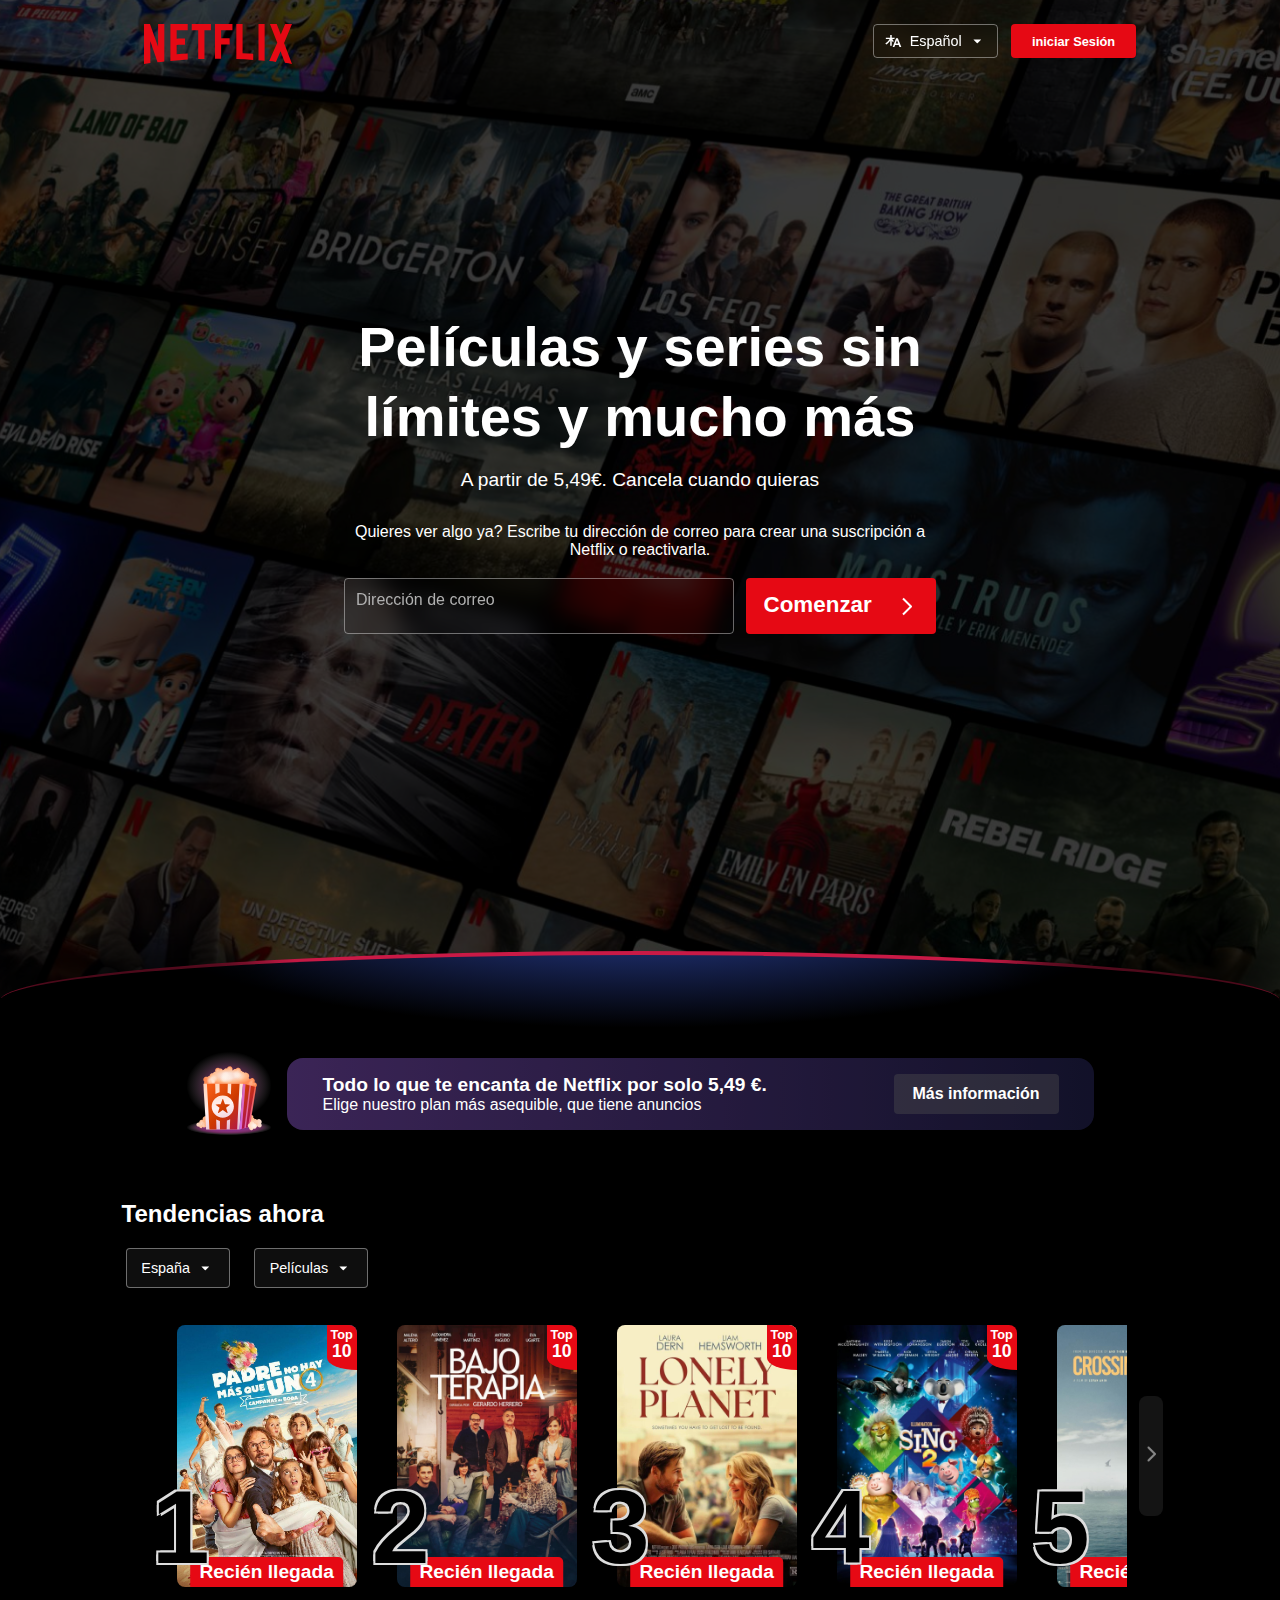
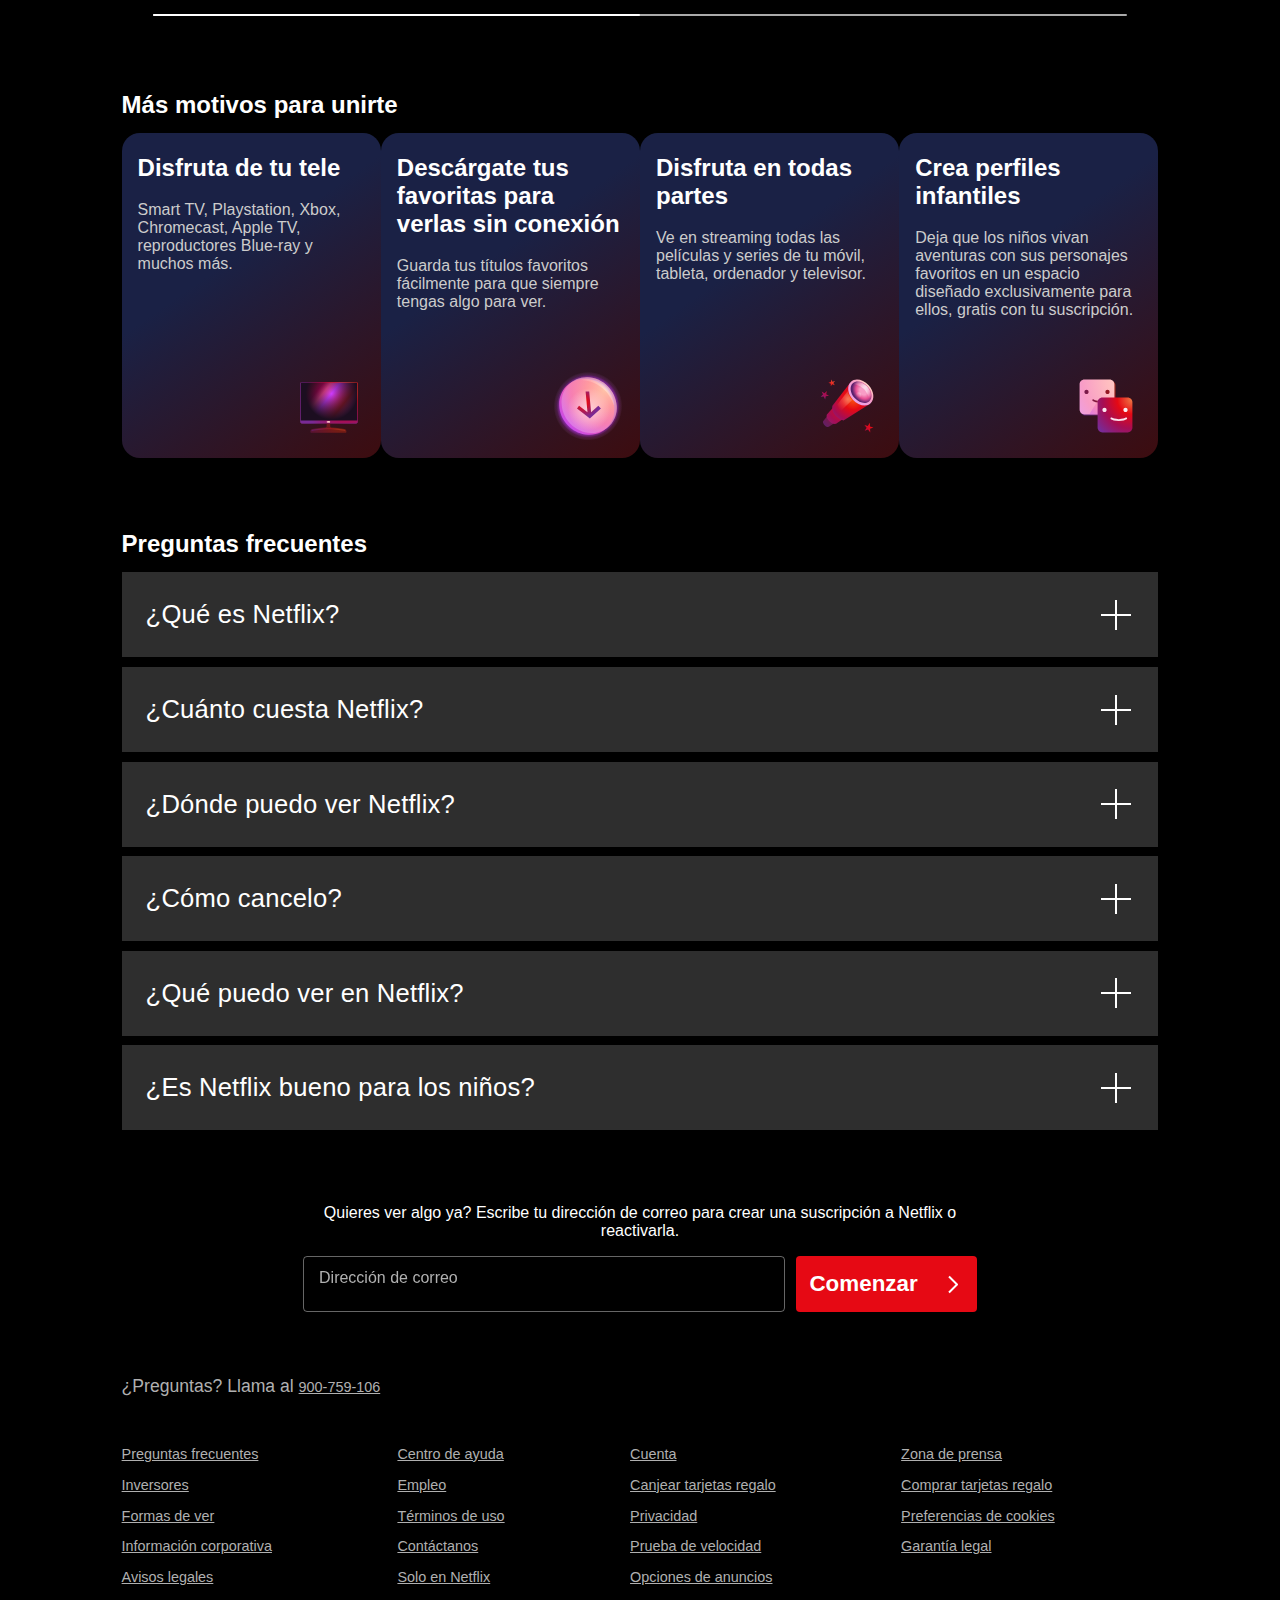
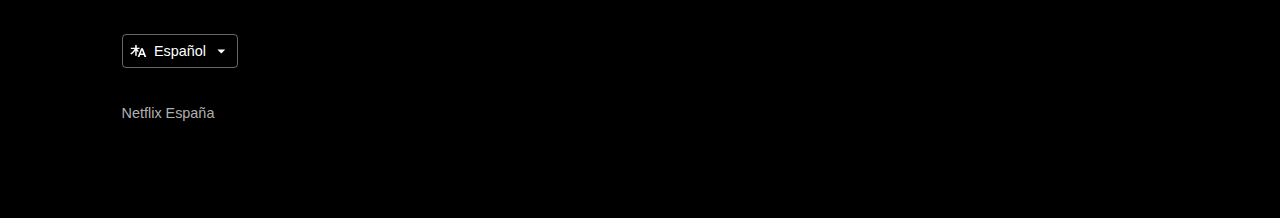
<file: index.html>
<!DOCTYPE html>
<html lang="en">
  <head>
    <meta charset="UTF-8" />
    <meta name="viewport" content="width=device-width, initial-scale=1.0" />
    <title>Netflix España</title>
    <link rel="stylesheet" href="css/style.css" />
    <script defer src="js/script.js"></script>
  </head>
  <body>
    <!--------------- CABECERA ---------------->
    <header>
      <!-- Bloque menú superior -->
      <div class="content-logo">
        <img src="img/Logo-Netflix.svg" alt="logo" />
      </div>
      <div class="content-botones">
        <button id="language-btn1">
          <img src="img/icon-traductor.svg" alt="icono" />
          Español
          <img src="img/icon-arrow-down.svg" alt="flecha" />
        </button>
        <ul id="dropdown1" class="dropdown">
          <li class="selected" id="spanish-option1"><a href="">Español</a></li>
          <li id="english-option1"><a href="">English</a></li>
        </ul>
        <button>iniciar Sesión</button>
      </div>

      <!-- Bloque Central -->
      <div class="content-h1">
        <h1>Películas y series sin límites y mucho más</h1>
        <p>A partir de 5,49€. Cancela cuando quieras</p>
        <p>
          Quieres ver algo ya? Escribe tu dirección de correo para crear una
          suscripción a Netflix o reactivarla.
        </p>
        <form action="" id="form-top">
          <input type="email" id="email" name="email" placeholder="" required />
          <label for="email">Dirección de correo</label>
          <button type="submit">
            Comenzar
            <img src="img/icon-arrow-right.svg" alt="flecha" />
          </button>
        </form>
      </div>
    </header>

    <!------------- SECCIÓN RECOMENDACIONES ------------------->
    <section class="recomendaciones">
      <div class="decorator-ellipse"></div>
      <!-- BLoque más info -->
      <div class="content-banner-info">
        <div class="content-info">
          <div class="imgInfo"></div>
          <div class="content-mensaje">
            <div class="content-text">
              <h2 class="h2-info">
                Todo lo que te encanta de Netflix por solo 5,49 €.
              </h2>
              <p class="p-info">
                Elige nuestro plan más asequible, que tiene anuncios
              </p>
            </div>
            <button class="button-info">Más información</button>
          </div>
        </div>
      </div>

      <!-- Bloque tendencias -->
      <div class="content-tendencias">
        <h2 class="h2-tendencias">Tendencias ahora</h2>
        <div class="content-botones">
          <button class="button-region" id="button-region">
            España
            <img src="img/icon-arrow-down.svg" alt="flecha" />
          </button>
          <ul id="dropdown-left" class="dropdown">
            <li class="selected" id="spain-option"><a href="">España</a></li>
            <li id="global-option"><a href="">Global</a></li>
          </ul>
          <button class="button-seleccion" id="button-seleccion">
            Películas
            <img src="img/icon-arrow-down.svg" alt="flecha" />
          </button>
          <ul id="dropdown-right" class="dropdown">
            <li class="selected" id="pelis-option">
              <a href="">Películas</a>
            </li>
            <li id="series-option"><a href="">Series</a></li>
          </ul>
        </div>
        <!-- Carrusel -->
        <div class="carrusel">
          <div class="slider-wrapper">
            <button class="slide-button move-left" id="move-left">
              <img src="img/icon-lower-than.svg" alt="mover izquierda" />
            </button>

            <div class="content-cards-pelis">
              <!-- Cards -->
              <div class="card-peli peli-1">
                <div class="content-top10">
                  <span class="top">Top</span>
                  <span class="diez">10</span>
                </div>
                <p class="numPeli">1</p>
                <p class="text-bottom-card">Recién llegada</p>
              </div>

              <div class="card-peli peli-2">
                <div class="content-top10">
                  <span class="top">Top</span>
                  <span class="diez">10</span>
                </div>
                <p class="numPeli">2</p>
                <p class="text-bottom-card">Recién llegada</p>
              </div>

              <div class="card-peli peli-3">
                <div class="content-top10">
                  <span class="top">Top</span>
                  <span class="diez">10</span>
                </div>
                <p class="numPeli">3</p>
                <p class="text-bottom-card">Recién llegada</p>
              </div>

              <div class="card-peli peli-4">
                <div class="content-top10">
                  <span class="top">Top</span>
                  <span class="diez">10</span>
                </div>
                <p class="numPeli">4</p>
                <p class="text-bottom-card">Recién llegada</p>
              </div>

              <div class="card-peli peli-5">
                <div class="content-top10">
                  <span class="top">Top</span>
                  <span class="diez">10</span>
                </div>
                <p class="numPeli">5</p>
                <p class="text-bottom-card">Recién llegada</p>
              </div>

              <div class="card-peli peli-6">
                <div class="content-top10">
                  <span class="top">Top</span>
                  <span class="diez">10</span>
                </div>
                <p class="numPeli">6</p>
                <p class="text-bottom-card">Recién llegada</p>
              </div>

              <div class="card-peli peli-7">
                <div class="content-top10">
                  <span class="top">Top</span>
                  <span class="diez">10</span>
                </div>
                <p class="numPeli">7</p>
                <p class="text-bottom-card">Recién llegada</p>
              </div>

              <div class="card-peli peli-8">
                <div class="content-top10">
                  <span class="top">Top</span>
                  <span class="diez">10</span>
                </div>
                <p class="numPeli">8</p>
                <p class="text-bottom-card">Recién llegada</p>
              </div>

              <div class="card-peli peli-9">
                <div class="content-top10">
                  <span class="top">Top </span>
                  <span class="diez">10</span>
                </div>
                <p class="numPeli">9</p>
                <p class="text-bottom-card">Recién llegada</p>
              </div>

              <div class="card-peli peli-10">
                <div class="content-top10">
                  <span class="top">Top</span>
                  <span class="diez">10</span>
                </div>
                <p class="numPeli">10</p>
                <p class="text-bottom-card">Recién llegada</p>
              </div>
            </div>

            <button class="slide-button move-right" id="move-right">
              <img src="img/icon-greater-than.svg" alt="mover derecha" />
            </button>
          </div>

          <div class="slider-scrollbar">
            <div class="scrollbar-track">
              <div class="scrollbar-thumb"></div>
            </div>
          </div>
        </div>
      </div>

      <!-- BLoque motivos -->
      <div class="content-motivos">
        <h2>Más motivos para unirte</h2>
        <div class="content-cards-motivos">
          <div class="card-motivo">
            <h3 class="h3 motivo">Disfruta de tu tele</h3>
            <p class="p-motivo">
              Smart TV, Playstation, Xbox, Chromecast, Apple TV, reproductores
              Blue-ray y muchos más.
            </p>
            <img class="icon-motivo" src="img/icon-tv.svg" alt="icono" />
          </div>
          <div class="card-motivo">
            <h3 class="h3 motivo">
              Descárgate tus favoritas para verlas sin conexión
            </h3>
            <p class="p-motivo">
              Guarda tus títulos favoritos fácilmente para que siempre tengas
              algo para ver.
            </p>
            <img
              class="icon-motivo"
              src="img/icon-arrow-circle.svg"
              alt="icono"
            />
          </div>
          <div class="card-motivo">
            <h3 class="h3 motivo">Disfruta en todas partes</h3>
            <p class="p-motivo">
              Ve en streaming todas las películas y series de tu móvil, tableta,
              ordenador y televisor.
            </p>
            <img class="icon-motivo" src="img/icon-party.svg" alt="icono" />
          </div>
          <div class="card-motivo">
            <h3 class="h3 motivo">Crea perfiles infantiles</h3>
            <p class="p-motivo">
              Deja que los niños vivan aventuras con sus personajes favoritos en
              un espacio diseñado exclusivamente para ellos, gratis con tu
              suscripción.
            </p>
            <img class="icon-motivo" src="img/icon-happy.svg" alt="icono" />
          </div>
        </div>
      </div>
    </section>
    <section class="questions">
      <h2 class="preguntas-frecuentes">Preguntas frecuentes</h2>
      <div class="content-conmutador">
        <div class="question">
          <h3 class="question1">¿Qué es Netflix?</h3>
          <img src="img/icon-plus.svg" alt="icono plus" />
        </div>
        <div class="answer">
          <p class="text-answer">
            Netflix es un servicio de streaming que ofrece una amplia variedad
            de series, películas, títulos de anime, documentales y otros
            contenidos premiados en miles de dispositivos conectados a
            internet.<br /><br />Puedes ver todo lo que quieras, cuando quieras,
            por una tarifa mensual reducida. ¡Siempre hay algo nuevo que
            descubrir, y cada semana se añaden nuevas series y películas!
          </p>
        </div>
        <div class="question">
          <h3 class="question2">¿Cuánto cuesta Netflix?</h3>
          <img src="img/icon-plus.svg" alt="icono plus" />
        </div>
        <div class="answer">
          <p class="text-answer">
            Disfruta de Netflix en tu smartphone, tableta, Smart TV, ordenador o
            dispositivo de streaming, todo por una tarifa mensual fija. Planes
            desde 5,49 € a 17,99 € al mes. Sin cargos adicionales ni contratos.
          </p>
        </div>
        <div class="question">
          <h3 class="question3">¿Dónde puedo ver Netflix?</h3>
          <img src="img/icon-plus.svg" alt="icono plus" />
        </div>
        <div class="answer">
          <p class="text-answer">
            Disfruta donde quieras y cuando quieras. Inicia sesión con tu cuenta
            de Netflix para disfrutar al instante de todo el contenido de
            Netflix.com desde tu ordenador personal o en cualquier dispositivo
            conectado a internet que ofrezca la aplicación de Netflix, entre
            ellos, smart TV, smartphones, tabletas, reproductores multimedia de
            streaming y consolas de juegos.<br /><br />También puedes descargar
            tus series favoritas con la aplicación de iOS o Android. Usa las
            descargas para ver títulos dondequiera que vayas y cuando no
            dispongas de conexión a internet. Netflix siempre te acompaña.
          </p>
        </div>
        <div class="question">
          <h3 class="question4">¿Cómo cancelo?</h3>
          <img src="img/icon-plus.svg" alt="icono plus" />
        </div>
        <div class="answer">
          <p class="text-answer">
            Netflix es flexible. Sin contratos liosos ni compromisos. Puedes
            cancelar fácilmente tu cuenta en línea con tan solo dos clics. Sin
            cargos por cancelación: activa o cancela tu cuenta en cualquier
            momento.
          </p>
        </div>
        <div class="question">
          <h3 class="question5">¿Qué puedo ver en Netflix?</h3>
          <img src="img/icon-plus.svg" alt="icono plus" />
        </div>
        <div class="answer">
          <p class="text-answer">
            Netflix dispone de una amplia biblioteca de originales de Netflix
            galardonados, títulos de anime, series de TV, documentales,
            largometrajes y otros contenidos. Ve todo el contenido que quieras,
            cuando quieras.
          </p>
        </div>
        <div class="question">
          <h3 class="question6">¿Es Netflix bueno para los niños?</h3>
          <img src="img/icon-plus.svg" alt="icono plus" />
        </div>
        <div class="answer">
          <p class="text-answer">
            La experiencia infantil de Netflix se incluye en la suscripción para
            que los padres tengan el control mientras los niños disfrutan de
            series y películas familiares en su propio espacio.<br /><br />Los
            perfiles infantiles incluyen controles parentales protegidos por PIN
            que te permiten restringir la calificación por edades del contenido
            que pueden ver los niños y bloquear determinados títulos que no
            quieras que vean.
          </p>
        </div>
      </div>
      <div class="form-group">
        <p>
          Quieres ver algo ya? Escribe tu dirección de correo para crear una
          suscripción a Netflix o reactivarla.
        </p>
        <form action="" id="form-bottom">
          <input type="email" id="email" name="email" placeholder="" required />
          <label for="email">Dirección de correo</label>
          <button type="submit">
            Comenzar
            <img src="img/icon-arrow-right.svg" alt="flecha" />
          </button>
        </form>
      </div>
    </section>

    <!------------------FOOTER ------------------->
    <footer>
      <h2 class="telefono">¿Preguntas? Llama al <span>900-759-106</span></h2>
      <div class="content-menus-footer">
        <div class="menu-footer">
          <ul class="menu1">
            <li><a href="" class="item">Preguntas frecuentes</a></li>
            <li><a href="" class="item">Inversores</a></li>
            <li><a href="" class="item">Formas de ver</a></li>
            <li><a href="" class="item">Información corporativa</a></li>
            <li><a href="" class="item">Avisos legales</a></li>
          </ul>
        </div>
        <div class="menu-footer">
          <ul class="menu1">
            <li><a href="" class="item">Centro de ayuda</a></li>
            <li><a href="" class="item">Empleo</a></li>
            <li><a href="" class="item">Términos de uso</a></li>
            <li><a href="" class="item">Contáctanos</a></li>
            <li><a href="" class="item">Solo en Netflix</a></li>
          </ul>
        </div>
        <div class="menu-footer">
          <ul class="menu1">
            <li><a href="" class="item">Cuenta</a></li>
            <li><a href="" class="item">Canjear tarjetas regalo</a></li>
            <li><a href="" class="item">Privacidad</a></li>
            <li><a href="" class="item">Prueba de velocidad</a></li>
            <li><a href="" class="item">Opciones de anuncios</a></li>
          </ul>
        </div>
        <div class="menu-footer">
          <ul class="menu1">
            <li><a href="" class="item">Zona de prensa</a></li>
            <li><a href="" class="item">Comprar tarjetas regalo</a></li>
            <li><a href="" class="item">Preferencias de cookies</a></li>
            <li><a href="" class="item">Garantía legal</a></li>
          </ul>
        </div>
      </div>
      <button id="language-btn2">
        <img src="img/icon-traductor.svg" alt="icono" />
        Español
        <img src="img/icon-arrow-down.svg" alt="flecha" />
      </button>
      <ul id="dropdown2" class="dropdown">
        <li class="selected" id="spanish-option2"><a href="">Español</a></li>
        <li id="english-option2"><a href="">English</a></li>
      </ul>
      <span>Netflix España</span>
    </footer>
  </body>
</html>
</file>
<file: css/style.css>
* {
  margin: 0;
  padding: 0;
  box-sizing: border-box;
}

body {
  min-height: 100vh;
  max-width: 100%;
  background-color: #000;
  font-family: "Segoe UI", Tahoma, Geneva, Verdana, sans-serif;
  overflow-x: hidden;
}

/* ------------------ HEADER ----------------- */

header {
  position: relative;
  height: 111vh;
  padding: 1.5em 9em 0;
  background: url("../img/img-cabecera.jpg") no-repeat center center;
  background-size: cover;
  z-index: 1;
}

header::before {
  /* Oscurecer la cabecera sin afectar al resto de elementos */
  content: "";
  position: absolute;
  inset: 0;
  background-color: rgba(0, 0, 0, 0.7);
}

/* Bloque menú superior */
header .content-logo {
  position: relative;
  float: left;
  z-index: 1;
}

header .content-logo img {
  z-index: 1;
}

header .content-botones {
  position: relative;
  display: flex;
  float: right;
  z-index: 1;
}

header .content-botones button {
  -webkit-appearance: none;
  appearance: none;
  height: 34px;
  width: 125px;
  padding: 0 0.5em;
  display: flex;
  justify-content: space-around;
  align-items: center;
  background-color: transparent;
  color: #fff;
  border: none;
  border-radius: 4px;
  cursor: pointer;
}

header .content-botones button:first-child {
  border: 1px solid rgb(255, 255, 255, 0.4);
  font-size: 0.9rem;
  font-weight: 400;
  backdrop-filter: blur(10px);
}

/* clase para activar el borde del boton al hacer click */
header .content-botones button:first-child.active {
  box-shadow: 0 0 0 2px #fff;
}

/* Menu desplegable */
header .dropdown {
  display: none; /* Oculta el menú hasta hacer click */
  width: 124px;
  position: absolute;
  top: 35px; /* Ajusta la posición debajo del botón */
  background-color: #fff;
  list-style: none;
  padding: 0;
  margin: 0;
}

.dropdown li {
  padding: 0.3em;
}

.dropdown li a {
  color: #000;
  text-decoration: none;
  display: block;
  text-align: center;
}
/* Cambiar color de fondo y tipografía para la opción seleccionada */
.dropdown li.selected,
.dropdown li.selected a {
  background-color: #5682e8;
  color: #fff;
}

/* Clase para mostrar el menú con JavaScript */
.dropdown.active {
  display: block;
}

header .content-botones button:last-child {
  background-color: #e60914;
  margin-left: 1em;
  justify-content: center;
  font-size: 0.8rem;
  font-weight: 600;
  transition: 0.3s;
}

header .content-botones button img {
  vertical-align: middle;
}

header .content-botones button:last-child:hover {
  background-color: #c2111a;
}

/* Bloque central */
header .content-h1 {
  clear: both; /* Limpia los flotados */
  max-width: 664px;
  max-height: 439px;
  margin: 0 auto;
  padding: 0 2em;
  position: relative;
  top: 25%;
}

header .content-h1 h1 {
  margin-bottom: 0.3em;
  color: #fff;
  font-size: 3.5rem;
  font-weight: 900;
  text-align: center;
  line-height: 70px;
}

header .content-h1 p {
  text-align: center;
  color: #fff;
  line-height: normal;
}

header .content-h1 :nth-child(2) {
  margin-bottom: 2rem;
  font-size: 1.2rem;
  font-weight: 500;
}

header .content-h1 :nth-child(3) {
  margin-bottom: 1.2em;
}

/* Bloque form */
header form {
  position: relative;
  display: flex;
  justify-content: center;
}

header form input[type="email"] {
  min-width: 390px;
  height: 56px;
  padding-left: 1em;
  background-color: transparent;
  color: #fff;
  border: 1px solid rgb(255, 255, 255, 0.4);
  border-radius: 4px;
  backdrop-filter: blur(10px);
}

header form label {
  font-weight: 500;
  font-size: 1rem !important;
  color: #b0b0b0;
  position: absolute;
  transform: translateY(70%);
  left: 16px;
  z-index: 1;
  pointer-events: none; /* Evita que el label interfiera con el input */
  transition: all 0.3s ease;
}

header form input[type="email"]:focus {
  border: 2px solid white;
  outline: none;
  padding-top: 16px; /* Empuja el texto del input hacia la parte inferior */
}

/* Mantener el texto del usuario abajo si hace click fuera del input */
header form input[type="email"]:not(:placeholder-shown) {
  padding-top: 16px;
}

/* Genera la animación de la etiqueta y mantiene el efecto
si el usuario introduce texto y luego hace click fuera del input */
header form input[type="email"]:focus + label,
header form input[type="email"]:not(:placeholder-shown) + label {
  transform: scale(0.7);
  left: 0;
  top: 3px;
}

header form button {
  width: 190px;
  height: 56px;
  margin-left: 0.5em;
  background-color: #e60914;
  color: #fff;
  border: none;
  border-radius: 4px;
  font-size: 1.4rem !important;
  font-weight: 600 !important;
  cursor: pointer;
  transition: 0.3s;
}

header form button img {
  margin-left: 0.7em;
  vertical-align: middle;
}

header form button:hover {
  background-color: #c2111a;
}

/* ----------------- SECCIÓN RECOMENDACIONES -------------------- */

.recomendaciones {
  max-width: 100%;
  background-color: #000;
  position: relative;
}

.decorator-ellipse {
  width: 100%;
  height: 100px;
  margin-top: -3em;
  position: relative;
  background: radial-gradient(ellipse at 50% -60%, #1e2e6d 20%, #000 60%);
  border-top: 4px solid #c91a46;
  border-radius: 80%;
  z-index: 1;
}

.decorator-ellipse::before {
  content: "";
  position: absolute;
  left: 0;
  inset: 45% 80% 0% 0%;
  background: linear-gradient(45deg, #000000 20%, transparent);
  box-shadow: 0 -45px 50px 4px rgba(0, 0, 0, 0.8);
}

.decorator-ellipse::after {
  content: "";
  position: absolute;
  right: 0;
  inset: 45% 0% 0% 80%;
  background: linear-gradient(345deg, #000000 20%, transparent);
  box-shadow: 0 -45px 50px 4px rgba(0, 0, 0, 0.8);
}

/* Bloque más info */
.content-banner-info {
  position: relative;
  width: 100%;
  height: auto;
  padding: 0em 0 4em;
  display: flex;
  justify-content: center;
  align-items: center;
  background: #000;
}

.content-info {
  width: 90%;
  height: auto;
  margin: 0 auto;
  display: flex;
  justify-content: center;
  align-items: center;
  transition: all 0.6s ease;
  z-index: 1;
}

.imgInfo {
  width: 85px;
  height: 85px;
  background: url("../img/palomitas.svg");
  background-repeat: no-repeat;
  background-size: cover;
}

.content-info .content-mensaje {
  display: flex;
  justify-content: center;
  align-items: center;
}

.content-info .content-mensaje {
  width: 70%;
  height: 100%;
  margin-left: 1em;
  padding: 1em 2.2em;
  background: linear-gradient(to right, #55357c, #1a193b);
  position: relative;
  display: flex;
  justify-content: space-between;
  align-items: center;
  border-radius: 16px;
}

.content-info .content-mensaje::before {
  content: "";
  position: absolute;
  inset: 0;
  background: rgba(0, 0, 0, 0.3);
  transition: all 0.5s ease;
}

.content-info .content-text h2,
.content-info .content-text p {
  position: relative;
  color: white;
}

.content-info .content-mensaje h2 {
  font-size: 1.2rem;
}

.content-mensaje button {
  -webkit-appearance: none;
  appearance: none;
  width: 165px;
  height: 40px;
  position: relative;
  background-color: rgba(80, 80, 80, 0.4);
  color: #fff;
  font-size: 1rem;
  font-weight: 600;
  border: none;
  border-radius: 4px;
  cursor: pointer;
}

.content-info:hover {
  transform: scale(1.05);
}

.content-info:hover .content-mensaje::before {
  background: transparent;
}

/* Bloque tendencias */
.content-tendencias {
  width: 81%;
  margin: 0 auto 4em;
  position: relative;
}

.content-tendencias h2 {
  color: white;
}

.content-tendencias .content-botones {
  width: auto;
  height: auto;
  margin: 1em 0;
  display: flex;
  gap: 1em;
  align-items: center;
}

.content-tendencias .content-botones button {
  -webkit-appearance: none;
  appearance: none;
  height: 40px;
  width: auto;
  margin: 0.3em;
  padding: 0 1em;
  display: flex;
  align-items: center;
  background-color: #0e0e0e;
  color: #fff;
  border: none;
  border-radius: 4px;
  border: 1px solid rgb(255, 255, 255, 0.4);
  font-size: 0.9rem;
  font-weight: 400;
}

.content-tendencias .content-botones button:nth-child(2) {
  float: left;
  margin-right: 1.5em;
  margin-left: 0.1em;
}

.content-tendencias .content-botones button img {
  margin-left: 0.5em;
}

.content-tendencias .content-botones button.active {
  box-shadow: 0 0 0 2px #fff;
}

/* Menu desplegable */
.content-tendencias .content-botones .dropdown {
  display: none; /* Oculta el menú hasta hacer click */
  width: 104px;
  position: absolute;
  top: 92px; /* Ajusta la posición debajo del botón */
  background-color: #fff;
  list-style: none;
  padding: 0;
  margin: 0;
  z-index: 1;
}

.content-tendencias .content-botones #dropdown-left {
  width: 103px;
  left: 5px; /* Ajusta la posición debajo del botón */
}

.content-tendencias .content-botones #dropdown-right {
  width: 111px;
  left: 134px; /* Ajusta la posición debajo del botón */
}

.content-tendencias .content-botones .dropdown li {
  padding: 0.3em;
}

.content-tendencias .content-botones .dropdown li a {
  color: #000;
  text-decoration: none;
  display: block;
  text-align: center;
}
/* Cambiar color de fondo y tipografía para la opción seleccionada */
.content-tendencias .content-botones .dropdown li.selected,
.content-tendencias .content-botones .dropdown li.selected a {
  background-color: #5682e8;
  color: #fff;
}

/* Clase para mostrar el menú con JavaScript */
.content-tendencias .content-botones .dropdown.active {
  display: block;
}

/* *** Carrusel *** */
.content-tendencias .carrusel {
  max-width: 100%;
  width: 94%;
  margin: 0 auto;
}

.carrusel .slider-wrapper {
  position: relative;
}

.slider-wrapper .move-left,
.slider-wrapper .move-right {
  min-width: 24px;
  height: 120px;
  background-color: #2e2e2e71;
  position: absolute;
  top: 50%;
  display: block;
  border: none;
  border-radius: 8px;
  cursor: pointer;
  transform: translateY(-50%);
  z-index: 2;
}

.slider-wrapper .move-left {
  left: -36px;
}
.slider-wrapper .move-right {
  right: -36px;
}

.slider-wrapper .move-left:hover,
.slider-wrapper .move-right:hover {
  background-color: #2e2e2e;
}

.slider-wrapper .move-left img,
.slider-wrapper .move-right img {
  width: 20px;
  margin: 0;
  opacity: 0.5;
}

.slider-wrapper .move-left:hover img,
.slider-wrapper .move-right:hover img {
  opacity: 1;
}

.slider-wrapper .slide-button#move-left {
  display: none;
}

.slider-wrapper .slide-button#move-right {
}

.slider-wrapper .content-cards-pelis {
  width: auto;
  margin: 0 auto;
  padding: 1em 1.5em;
  display: grid;
  grid-template-columns: repeat(10, 1fr);
  align-items: center;
  gap: 2.5em;
  color: white;
  overflow-x: hidden;
}

.content-cards-pelis .card-peli {
  width: 180px;
  height: 262px;
  position: relative;
  border-radius: 8px;
  cursor: pointer;
  transition: all 0.3s ease;
}

.content-cards-pelis .peli-1 {
  background: url(/img/peli-padre.jpg) no-repeat center;
  background-size: cover;
}
.content-cards-pelis .peli-2 {
  background: url(/img/peli-bajo-terapia.jpg) no-repeat center;
  background-size: cover;
}
.content-cards-pelis .peli-3 {
  background: url(/img/peli-aventura-marruecos.jpg) no-repeat center;
  background-size: cover;
}
.content-cards-pelis .peli-4 {
  background: url(/img/peli-canta-2.jpg) no-repeat center;
  background-size: cover;
}
.content-cards-pelis .peli-5 {
  background: url(/img/peli-crossing.jpg) no-repeat center;
  background-size: cover;
}
.content-cards-pelis .peli-6 {
  background: url(/img/peli-emmanuelle.jpg) no-repeat center;
  background-size: cover;
}
.content-cards-pelis .peli-7 {
  background: url(/img/peli-el-hoyojpg.jpg) no-repeat center;
  background-size: cover;
}
.content-cards-pelis .peli-8 {
  background: url(/img/peli-estrella-fugaz.jpg) no-repeat center;
  background-size: cover;
}
.content-cards-pelis .peli-9 {
  background: url(/img/peli-problemas.jpg) no-repeat center;
  background-size: cover;
}
.content-cards-pelis .peli-10 {
  background: url(/img/peli-the-radleys.jpg) no-repeat center;
  background-size: cover;
}

.content-cards-pelis .card-peli:hover {
  transform: scale(1.05);
}

.content-cards-pelis .card-peli .content-top10 {
  width: 30px;
  height: 45px;
  position: absolute;
  top: 0;
  right: 0;
  background-color: #e60914;
  text-align: center;
  line-height: 1.1;
  border-top-right-radius: 8px;
  border-bottom-left-radius: 30px 12px;
}

.content-cards-pelis .card-peli .content-top10 span:first-child {
  font-size: 0.8rem;
  font-weight: 700;
}

.content-cards-pelis .card-peli .content-top10 span:last-child {
  font-size: 1.1rem;
  font-weight: 700;
}

.content-cards-pelis .card-peli .numPeli {
  display: inline-block;
  color: #000;
  position: absolute;
  bottom: 0px;
  left: -25px;
  font-size: 6.5rem;
  font-weight: 700;
  /* Colocar un borde al número */
  text-shadow: -2px -2px 0 #ddd, 2px -2px 0 #ddd, -2px 2px 0 #ddd,
    2px 2px 0 #ddd;
  z-index: 1;
}

.content-cards-pelis .card-peli .text-bottom-card {
  background-color: #e60914;
  position: absolute;
  bottom: 0;
  left: 50%;
  transform: translateX(-50%);
  padding: 0.2em 0.5em;
  font-size: 1.2rem;
  font-weight: 600;
  text-align: center;
  white-space: nowrap; /* Evista que el texto se divida en varias lineas */
  border-top-left-radius: 5px;
  border-top-right-radius: 5px;
}

/* Ocultar scrollbar */
.carrusel .slider-scrollbar::-webkit-scrollbar {
  display: none;
}

/* Superficie del scrollbar */
.carrusel .slider-scrollbar {
  height: 24px;
  width: 100%;
  display: flex;
  align-items: center;
}

/* Efecto fondo gris de la barra deslizante */
.carrusel .slider-scrollbar .scrollbar-track {
  position: relative;
  height: 2px;
  width: 100%;
  background: #aaa;
  border-radius: 4px;
}

/* Aumentar el grosor del scrollbar al pasar por encima */
.carrusel .slider-scrollbar:hover .scrollbar-track {
  height: 4px;
}

/* Efecto barra deslizante */
.carrusel .slider-scrollbar .scrollbar-thumb {
  position: absolute;
  height: 100%;
  width: 50%;
  background: #fff;
  border-radius: inherit;
  cursor: grab; /* Cursor tipo agarre */
}

/* Efecto de agarrar la barra cerrando la mano */
.carrusel .slider-scrollbar .scrollbar-thumb:active {
  cursor: grabbing;
  height: 8px;
  top: -2px;
}

/* Aumentar la superficie del agarre arriba y abajo */
.carrusel .slider-scrollbar .scrollbar-thumb::after {
  content: "";
  position: absolute;
  top: -10px;
  left: 0;
  right: 0;
  bottom: -10px;
}

/* Bloque motivos */
.content-motivos {
  width: 81%;
  margin: 0 auto 4.5em;
}

.content-motivos h2 {
  margin-bottom: 0.6em;
  color: white;
}

.content-motivos .content-cards-motivos {
  width: 100%;
  height: 100%;
  display: flex;
  justify-content: space-between;
}

.content-motivos .content-cards-motivos .card-motivo {
  width: 295px;
  height: 325px;
  padding: 1.3em 1em;
  position: relative;
  background: linear-gradient(145deg, #1a2145 40%, #3d0c0f);
  border-radius: 18px;
}

.content-motivos .content-cards-motivos .card-motivo h3 {
  margin-bottom: 0.8em;
  color: #fff;
  font-size: 1.5em;
}

.content-motivos .content-cards-motivos .card-motivo p {
  color: #ccc;
}

.content-motivos .content-cards-motivos .card-motivo img {
  position: absolute;
  bottom: 1em;
  right: 1em;
}

/* --------------------- SECCIÓN PREGUNTAS FRECUENTES --------------------- */

.questions {
  width: 81%;
  height: auto;
  margin: 0 auto;
  background-color: #000;
}

.questions h2 {
  margin-bottom: 0.6em;
  color: white;
}

.questions .content-conmutador .question {
  width: 100%;
  height: 85px;
  padding: 0 1.5em;
  background-color: #2e2e2e;
  display: flex;
  justify-content: space-between;
  align-items: center;
  cursor: pointer;
  transition: all 0.3s ease; /* Suaviza el hover */
}

.questions .content-conmutador .question:hover {
  background-color: #484848;
}

.questions .content-conmutador .question:not(:nth-child(1)) {
  margin-top: 0.5em;
}

.questions .content-conmutador .question h3 {
  color: #fff;
  font-size: 1.6rem;
  font-weight: 400;
  letter-spacing: 0.2px;
}

.questions .content-conmutador .question img {
  width: 36px;
  transition: all 0.3s ease;
}

.questions .content-conmutador .answer {
  max-height: 0;
  overflow: hidden; /* Oculta la respuesta cuando no está activa*/
  margin: 0.1em 0 0.5em;
  padding: 0 1.5em;
  background-color: #2e2e2e;
  transition: max-height 0s ease-in-out, margin 0s ease-in-out; /* Suprime la transición al esconder */
}

.questions .content-conmutador .answer p {
  transform: translateY(-20px); /* Inicia desplazado hacia arriba */
  opacity: 0; /* Inicia invisible */
  transition: transform 0.3s ease-in-out, opacity 0.3s ease-in-out;
  color: #fff;
  font-size: 1.6rem;
}

.questions .content-conmutador .answer.active {
  max-height: 500px;
}

.questions .content-conmutador .answer.active p {
  margin: 1.5em 1.5em;
  transform: translateY(
    0
  ); /* Al estar "active", vuelve a su posición original */
  opacity: 1; /* Se vuelve visible */
}

/* Bloque Form-group */
.questions .form-group {
  width: 65%;
  margin: 4.5em auto 0;
}

.questions .form-group p {
  margin-bottom: 1em;
  color: #fff;
  text-align: center;
}

.questions .form-group form {
  width: 100%;
  height: auto;
  position: relative;
  display: flex;
  justify-content: center;
}

.questions .form-group form input[type="email"] {
  width: 75%;
  height: 56px;
  padding-left: 1em;
  background-color: transparent;
  color: #fff;
  border: 1px solid rgb(255, 255, 255, 0.4);
  border-radius: 4px;
  backdrop-filter: blur(10px);
}

.questions .form-group form label {
  font-weight: 500;
  font-size: 1rem !important;
  color: #b0b0b0;
  position: absolute;
  transform: translateY(70%);
  left: 16px;
  z-index: 1;
  pointer-events: none; /* Evita que el label interfiera con el input */
  transition: all 0.3s ease;
}

.questions .form-group form input[type="email"]:focus {
  border: 2px solid white;
  outline: none;
  padding-top: 16px; /* Empuja el texto del input hacia la parte inferior */
}

/* Mantener el texto del usuario abajo si hace click fuera del input */
.questions .form-group form input[type="email"]:not(:placeholder-shown) {
  padding-top: 16px;
}

/* Genera la animación de la etiqueta y mantiene el efecto
si el usuario introduce texto y luego hace click fuera del input */
.questions .form-group form input[type="email"]:focus + label,
.questions
  .form-group
  form
  input[type="email"]:not(:placeholder-shown)
  + label {
  transform: scale(0.7);
  left: 0;
  top: 3px;
}

.questions .form-group form button {
  width: 190px;
  height: 56px;
  margin-left: 0.5em;
  background-color: #e60914;
  color: #fff;
  border: none;
  border-radius: 4px;
  font-size: 1.4rem !important;
  font-weight: 600 !important;
  cursor: pointer;
  transition: 0.3s;
}

.questions .form-group form button img {
  margin-left: 0.7em;
  vertical-align: middle;
}

.questions .form-group form button:hover {
  background-color: #c2111a;
}

/* ----------------- FOOTER ------------------- */

footer {
  position: relative;
  width: 81%;
  margin: 4em auto 6em;
}

footer h2 {
  color: #b0b0b0;
  font-size: 1.1rem;
  font-weight: 400;
}

footer h2 span {
  text-decoration: underline;
  transition: all 0.3s ease;
}

footer h2 span:hover {
  color: #fff;
  cursor: pointer;
}

footer .content-menus-footer {
  width: 90%;
  margin: 3em 0 3em;
  display: flex;
  justify-content: space-between;
}

footer .content-menus-footer .menu-footer {
  width: auto;
}

footer .content-menus-footer .menu-footer ul {
  list-style: none;
  display: flex;
  flex-direction: column;
  gap: 0.8em;
}

footer .content-menus-footer .menu-footer ul li a,
footer span {
  font-size: 0.9rem;
  color: #b0b0b0;
  transition: all 0.3s ease;
}

footer .content-menus-footer .menu-footer ul li a:hover {
  color: #fff;
}

footer button {
  -webkit-appearance: none;
  appearance: none;
  height: 34px;
  width: 116px;
  margin-bottom: 2.5em;
  padding: 0.5em;
  display: flex;
  justify-content: space-between;
  align-items: center;
  gap: 0.5em;
  background-color: transparent;
  color: #fff;
  border: none;
  border-radius: 4px;
  border: 1px solid rgb(255, 255, 255, 0.4);
  font-size: 0.9rem;
  font-weight: 400;
}

footer button.active {
  box-shadow: 0 0 0 2px #fff;
}

footer .dropdown {
  display: none; /* Oculta el menú hasta hacer click */
  width: 115px;
  height: 62px;
  position: absolute;
  top: 314px;
  left: 0px; /* Ajusta la posición debajo del botón */
  background-color: #fff;
  list-style: none;
  padding: 0;
  margin: 0;
}

footer .dropdown li {
  padding: 0.3em;
}

footer .dropdown li a {
  color: #000;
  text-decoration: none;
  display: block;
  text-align: center;
}
/* Cambiar color de fondo y tipografía para la opción seleccionada */
footer .dropdown li.selected {
  background-color: #5682e8;
  color: #fff;
}

/* Clase para mostrar el menú con JavaScript */
footer .dropdown.active {
  display: block;
}
</file>
